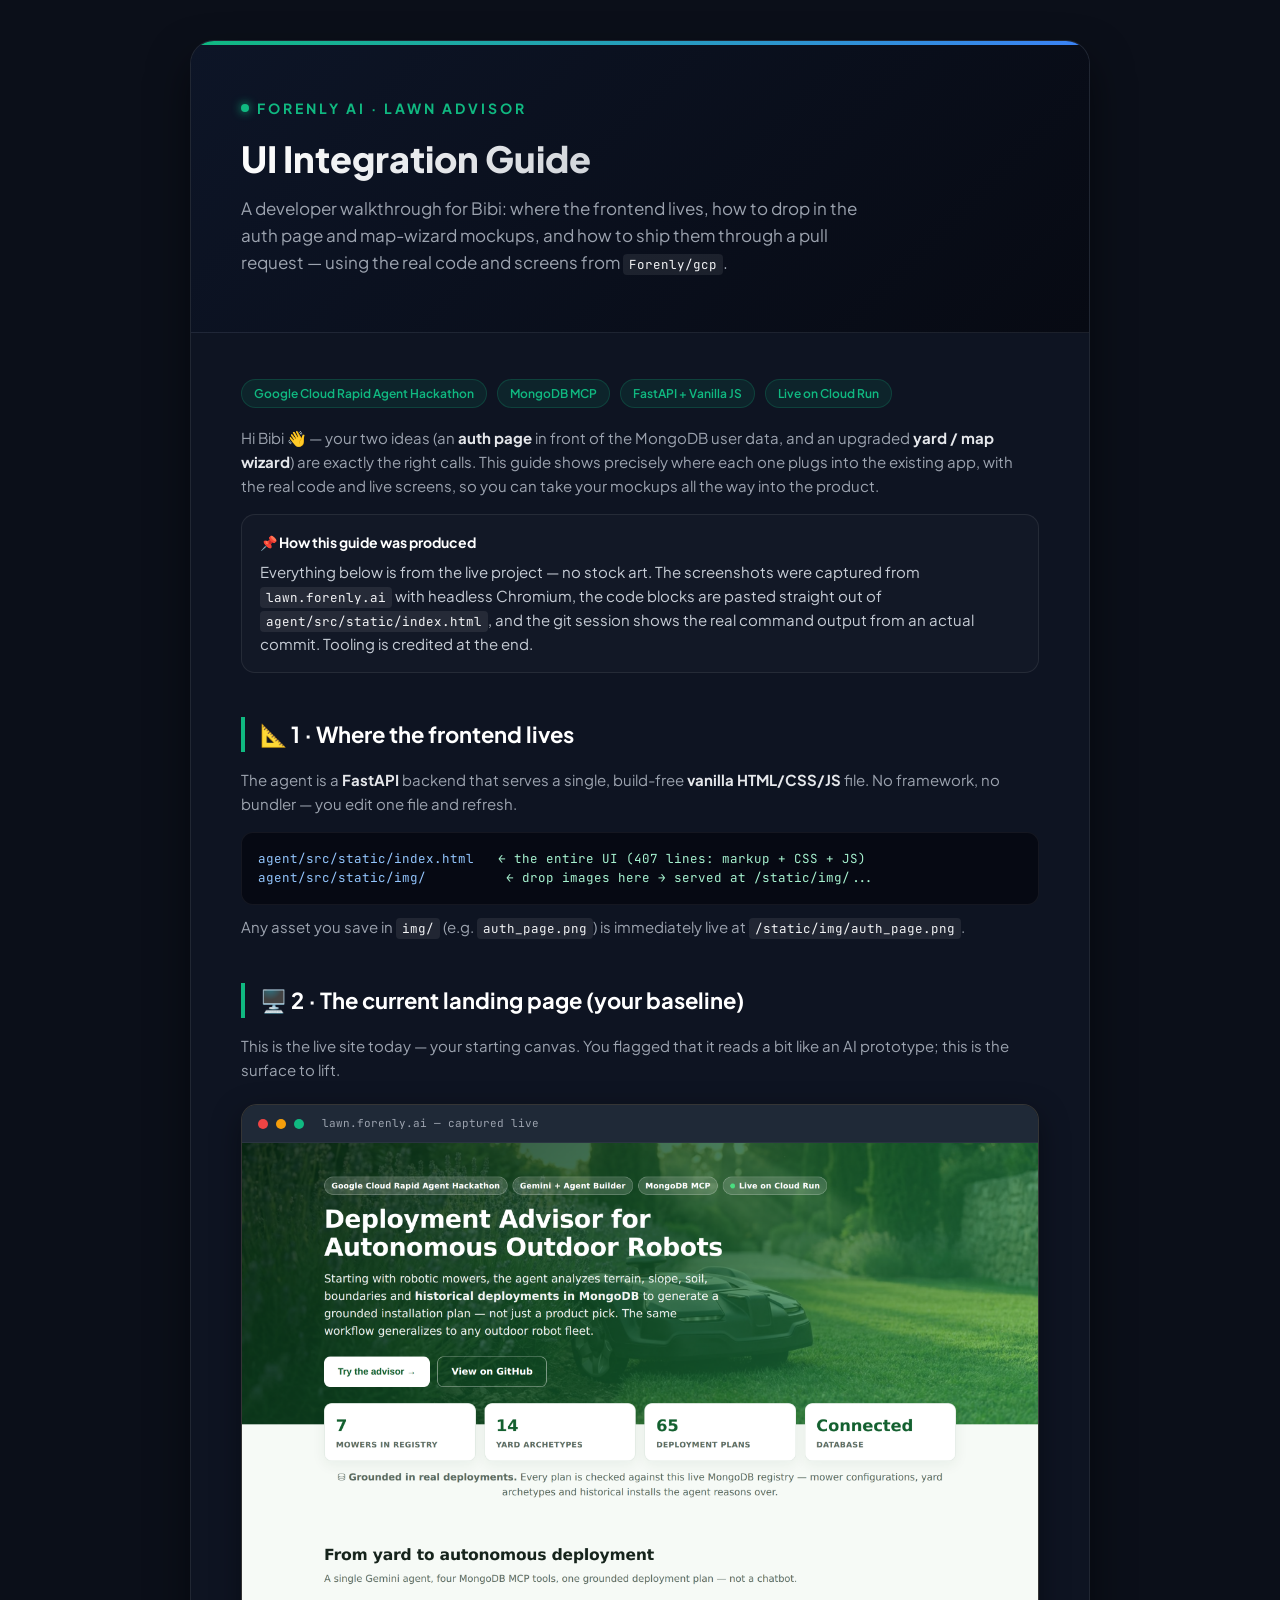
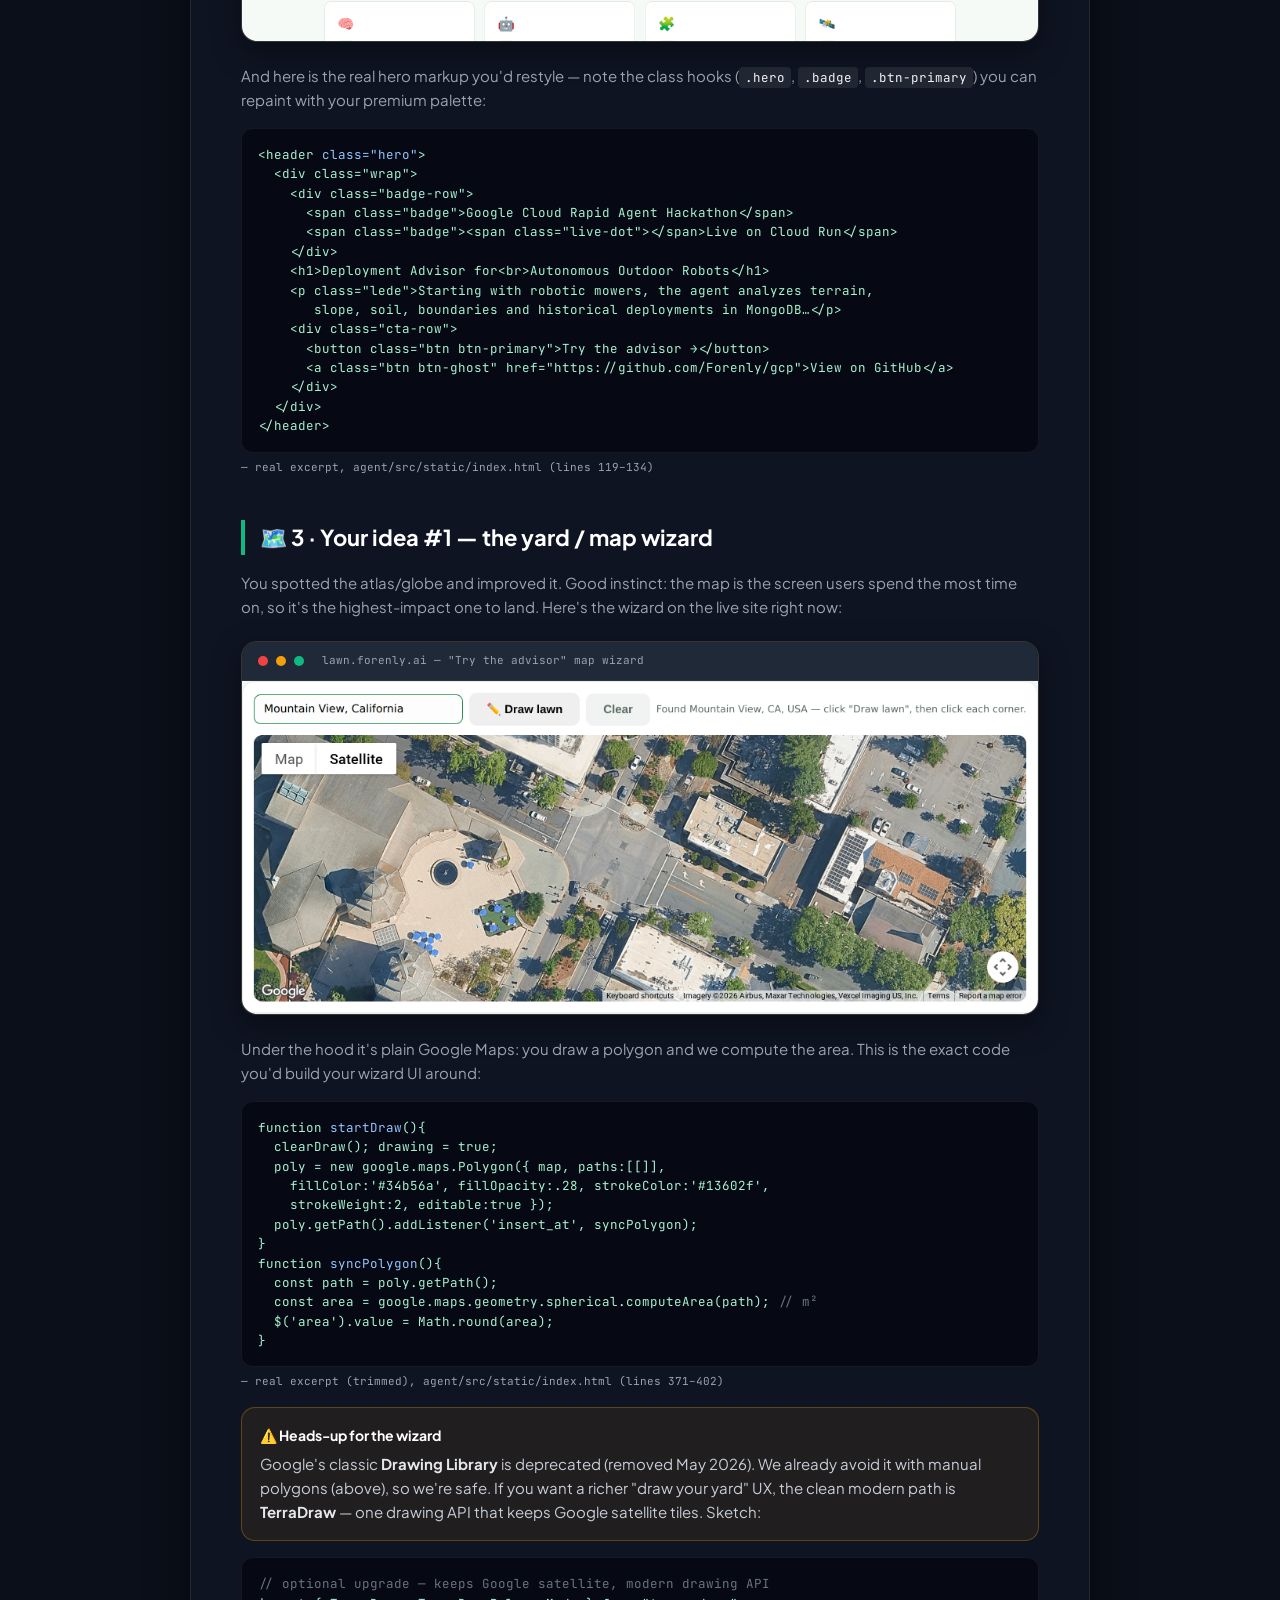
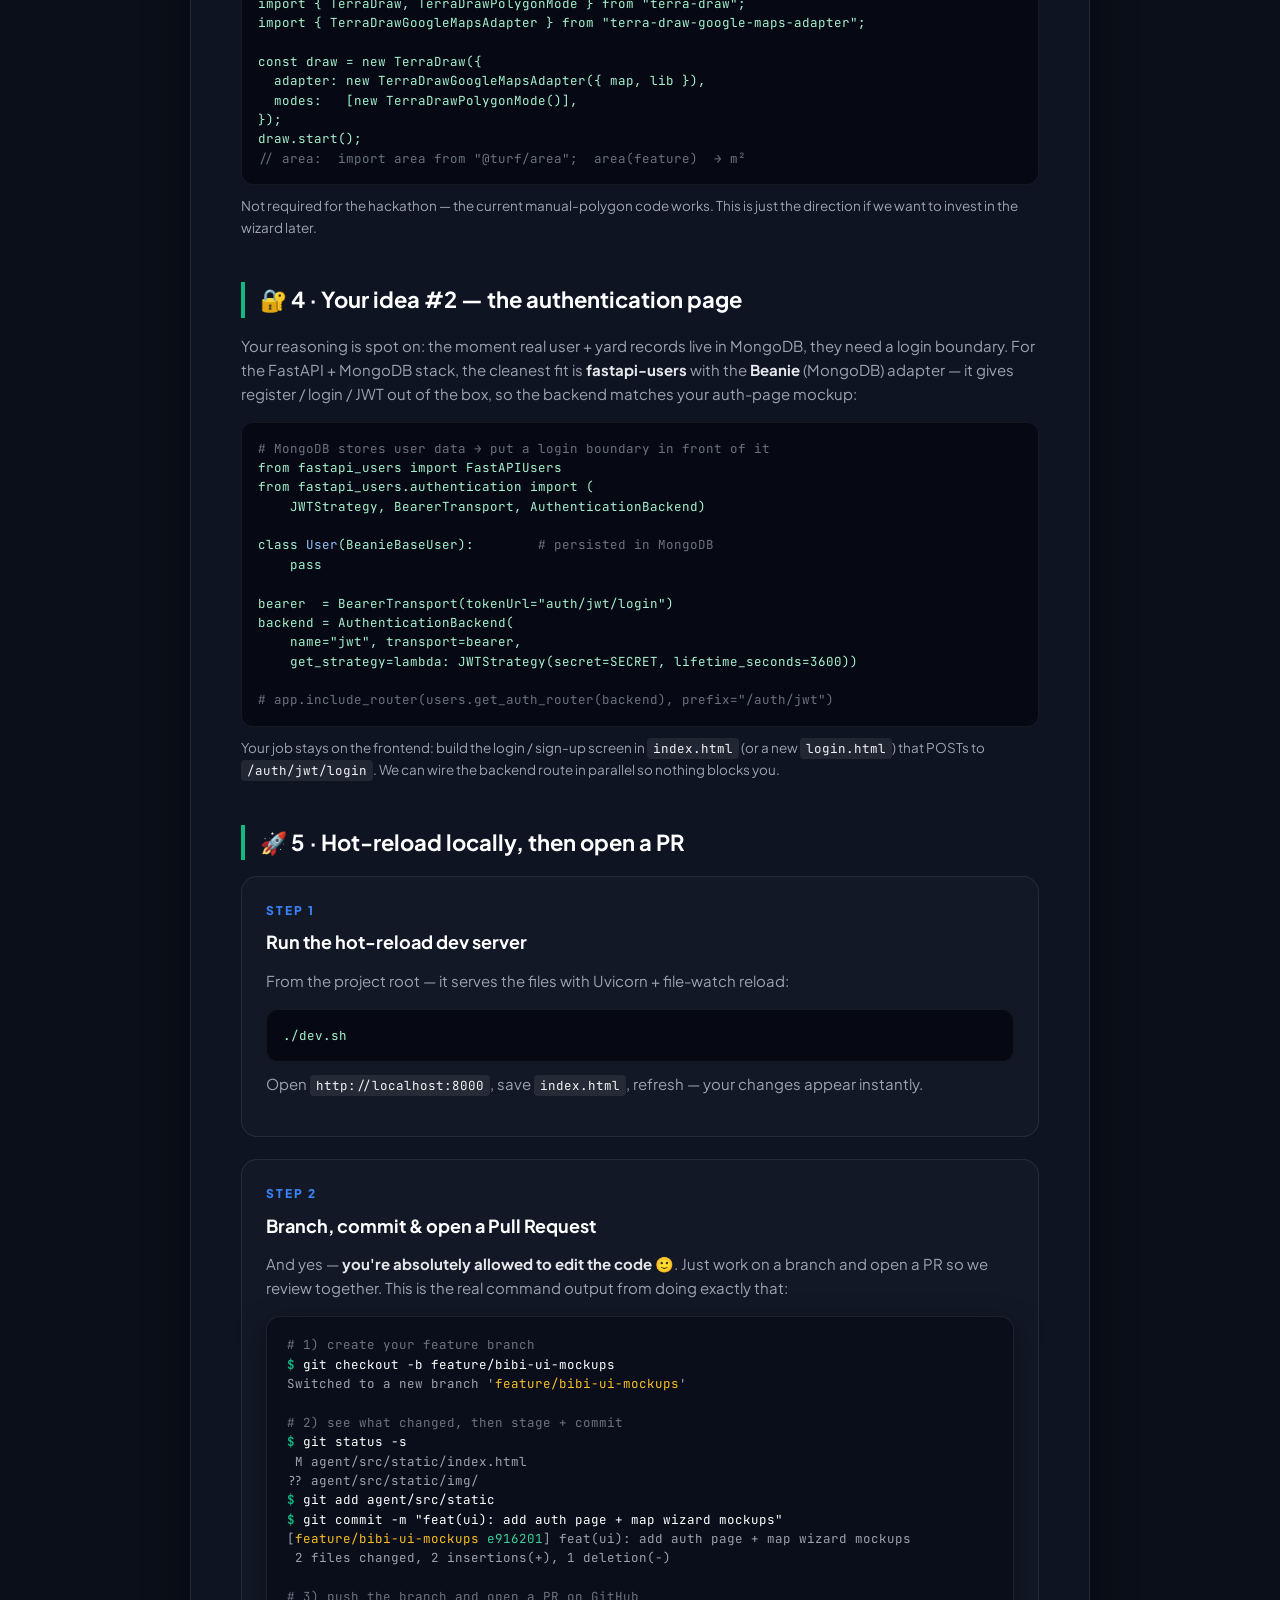
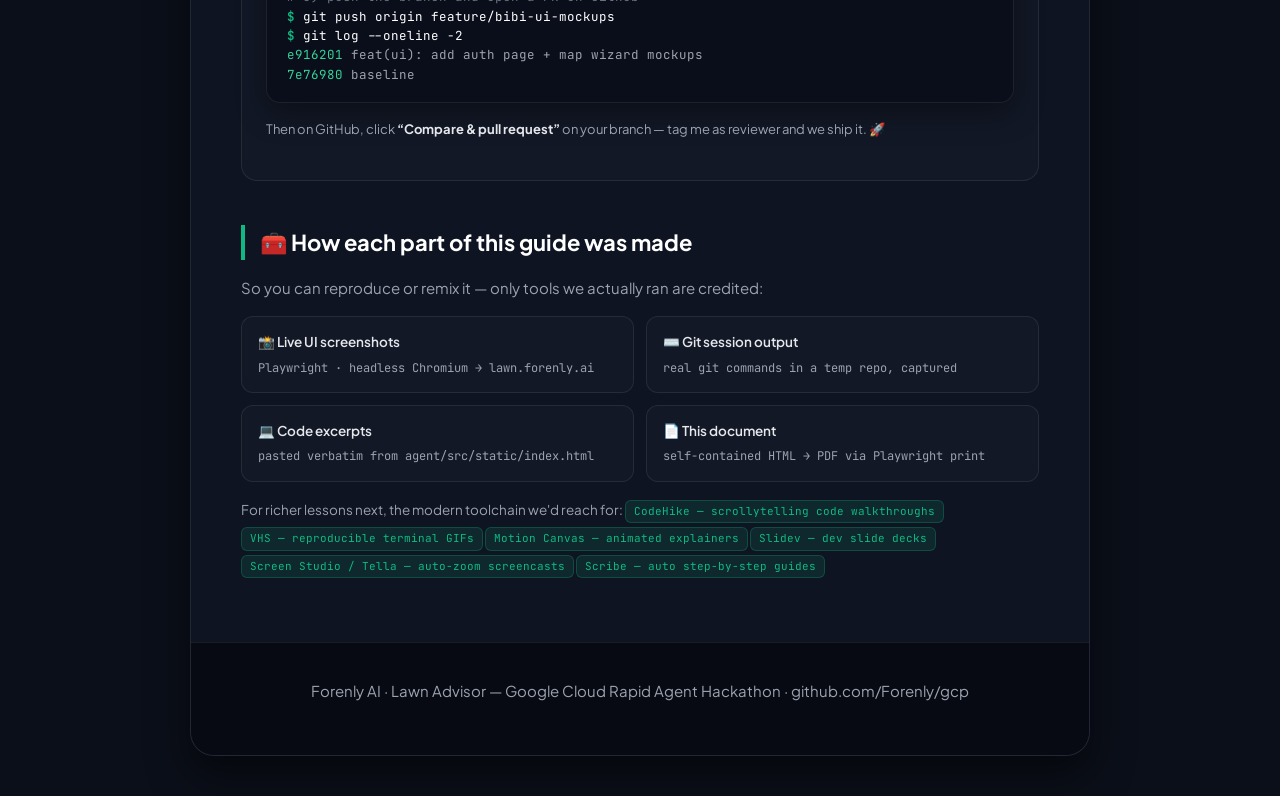
<file: agent/src/static/guide.html>
<!DOCTYPE html>
<html lang="en">
<head>
    <meta charset="UTF-8">
    <meta name="viewport" content="width=device-width, initial-scale=1.0">
    <title>Forenly AI — Lawn UI Integration Guide</title>
    <style>
        @import url('https://fonts.googleapis.com/css2?family=Plus+Jakarta+Sans:wght@300;400;500;600;700;800&family=JetBrains+Mono:wght@400;500;600&display=swap');

        :root {
            --bg-main: #0B0F19;
            --bg-card: rgba(17, 24, 39, 0.7);
            --text-main: #F3F4F6;
            --text-muted: #9CA3AF;
            --accent-primary: #10B981;
            --accent-blue: #3B82F6;
            --accent-amber: #F59E0B;
            --border-color: rgba(255, 255, 255, 0.08);
            --gradient-hero: linear-gradient(135deg, #0D1527 0%, #070A13 100%);
            --gradient-accent: linear-gradient(90deg, #10B981 0%, #3B82F6 100%);
        }
        * { box-sizing: border-box; margin: 0; padding: 0; }
        body {
            font-family: 'Plus Jakarta Sans', sans-serif;
            background-color: var(--bg-main);
            color: var(--text-main);
            line-height: 1.6;
            padding: 40px 20px;
            display: flex;
            justify-content: center;
        }
        .guide-container {
            max-width: 900px; width: 100%;
            background: var(--bg-card);
            border: 1px solid var(--border-color);
            border-radius: 24px; overflow: hidden;
            box-shadow: 0 20px 40px rgba(0, 0, 0, 0.5);
        }
        .header {
            background: var(--gradient-hero);
            padding: 56px 50px; border-bottom: 1px solid var(--border-color);
            position: relative;
        }
        .header::before {
            content: ''; position: absolute; top: 0; left: 0;
            width: 100%; height: 4px; background: var(--gradient-accent);
        }
        .brand {
            font-size: 14px; text-transform: uppercase; letter-spacing: 3px;
            color: var(--accent-primary); font-weight: 700; margin-bottom: 18px;
            display: flex; align-items: center; gap: 8px;
        }
        .brand-dot {
            width: 8px; height: 8px; background: var(--accent-primary);
            border-radius: 50%; display: inline-block; box-shadow: 0 0 10px var(--accent-primary);
        }
        h1 {
            font-size: 36px; font-weight: 800; line-height: 1.2; margin-bottom: 14px;
            background: linear-gradient(120deg, #FFFFFF, #9CA3AF);
            -webkit-background-clip: text; -webkit-text-fill-color: transparent;
        }
        .subtitle { font-size: 17px; color: var(--text-muted); max-width: 640px; font-weight: 400; }
        .content { padding: 46px 50px; }
        h2 {
            font-size: 22px; font-weight: 700; margin-top: 44px; margin-bottom: 16px;
            display: flex; align-items: center; gap: 12px; color: #FFFFFF;
            border-left: 4px solid var(--accent-primary); padding-left: 15px;
        }
        h3 { font-size: 16px; font-weight: 700; color: #fff; margin: 18px 0 8px; }
        p { color: var(--text-muted); font-size: 15px; margin-bottom: 16px; }
        strong { color: #E5E7EB; }
        .step-card {
            background: rgba(255, 255, 255, 0.02); border: 1px solid var(--border-color);
            border-radius: 16px; padding: 24px; margin-bottom: 22px;
        }
        .step-num {
            font-size: 12px; font-weight: 800; text-transform: uppercase;
            color: var(--accent-blue); letter-spacing: 2px; margin-bottom: 8px;
        }
        .step-title { font-size: 18px; font-weight: 700; color: #FFFFFF; margin-bottom: 12px; }
        code, pre { font-family: 'JetBrains Mono', monospace; font-size: 12.5px; }
        pre {
            background: #060913; border: 1px solid rgba(255, 255, 255, 0.06);
            border-radius: 12px; padding: 16px; overflow-x: auto;
            color: #A7F3D0; margin: 10px 0; line-height: 1.55; white-space: pre;
        }
        pre .c { color: #6B7280; }     /* comment */
        pre .k { color: #93C5FD; }     /* keyword/path */
        .code-inline {
            background: rgba(255, 255, 255, 0.08); color: #F3F4F6;
            padding: 2px 6px; border-radius: 4px; font-family: 'JetBrains Mono', monospace; font-size: 12.5px;
        }
        .src-tag {
            font-size: 11px; color: var(--text-muted); font-family: 'JetBrains Mono', monospace;
            margin-top: -4px; margin-bottom: 12px; display: block;
        }
        /* screenshot frame */
        .screenshot-container {
            margin: 22px 0; border: 1px solid rgba(255, 255, 255, 0.1); border-radius: 16px;
            overflow: hidden; box-shadow: 0 10px 30px rgba(0,0,0,0.4); background: #1e1e1e;
        }
        .window-header {
            background: #1F2937; padding: 10px 16px; display: flex; align-items: center;
            gap: 8px; border-bottom: 1px solid rgba(255, 255, 255, 0.05);
        }
        .dot { width: 10px; height: 10px; border-radius: 50%; display: inline-block; }
        .dot-red { background: #EF4444; } .dot-yellow { background: #F59E0B; } .dot-green { background: #10B981; }
        .window-title { margin-left: 10px; font-size: 11px; color: var(--text-muted); font-family: 'JetBrains Mono', monospace; }
        .screenshot-img { width: 100%; display: block; height: auto; }
        .caption { font-size: 12.5px; color: var(--text-muted); margin-top: -6px; margin-bottom: 18px; font-style: italic; }
        /* terminal card */
        .terminal {
            background: #0A0E1A; border: 1px solid rgba(255,255,255,0.08); border-radius: 14px;
            overflow: hidden; margin: 16px 0; box-shadow: 0 10px 30px rgba(0,0,0,0.4);
        }
        .terminal pre {
            background: transparent; border: 0; margin: 0; padding: 18px 20px; color: #D1D5DB; font-size: 12.5px;
        }
        .t-prompt { color: var(--accent-primary); font-weight: 600; }
        .t-cmd { color: #FFFFFF; }
        .t-comment { color: #6B7280; }
        .t-out { color: #9CA3AF; }
        .t-green { color: #34D399; }
        .t-branch { color: #FBBF24; }
        /* badges + callouts */
        .badge-list { display: flex; flex-wrap: wrap; gap: 10px; margin-bottom: 18px; }
        .badge {
            background: rgba(16, 185, 129, 0.1); border: 1px solid rgba(16, 185, 129, 0.2);
            color: var(--accent-primary); padding: 4px 12px; border-radius: 20px; font-size: 12px; font-weight: 600;
        }
        .callout {
            border-radius: 14px; padding: 16px 18px; margin: 16px 0; font-size: 14px;
            border: 1px solid var(--border-color); background: rgba(255,255,255,0.02);
        }
        .callout-blue { border-color: rgba(59,130,246,0.3); background: rgba(59,130,246,0.07); }
        .callout-amber { border-color: rgba(245,158,11,0.3); background: rgba(245,158,11,0.08); }
        .callout-title { font-weight: 700; color: #fff; margin-bottom: 6px; display: flex; gap: 8px; align-items: center; }
        .callout p { margin: 0; color: #C7CDD6; }
        .tool-tag {
            display: inline-block; font-family: 'JetBrains Mono', monospace; font-size: 11px;
            background: rgba(16,185,129,0.12); color: var(--accent-primary);
            border: 1px solid rgba(16,185,129,0.25); border-radius: 6px; padding: 2px 8px; margin: 2px 0;
        }
        ul { color: var(--text-muted); font-size: 14.5px; margin: 0 0 16px 20px; }
        li { margin-bottom: 7px; }
        .made-grid { display: grid; grid-template-columns: 1fr 1fr; gap: 12px; margin-top: 8px; }
        .made-item { background: rgba(255,255,255,0.02); border: 1px solid var(--border-color); border-radius: 12px; padding: 14px 16px; }
        .made-item .what { font-size: 13.5px; color: #E5E7EB; font-weight: 600; margin-bottom: 6px; }
        .made-item .with { font-size: 12px; color: var(--text-muted); font-family: 'JetBrains Mono', monospace; }
        .footer {
            text-align: center; padding: 36px; border-top: 1px solid var(--border-color);
            color: var(--text-muted); font-size: 13px; background: #070A13;
        }
        @media print {
            body { padding: 0; }
            .guide-container { border: 0; border-radius: 0; box-shadow: none; max-width: 100%; }
            .step-card, .screenshot-container, .terminal, .callout, .made-item { break-inside: avoid; }
            h2 { break-after: avoid; }
            /* gradient text-clip leaves a box artifact in print → use a solid fill */
            h1 { background: none; -webkit-text-fill-color: #FFFFFF; color: #FFFFFF; }
            .made-grid { grid-template-columns: 1fr 1fr; }
        }
    </style>
</head>
<body>
    <div class="guide-container">
        <div class="header">
            <div class="brand"><span class="brand-dot"></span> Forenly AI · Lawn Advisor</div>
            <h1>UI Integration Guide</h1>
            <div class="subtitle">A developer walkthrough for Bibi: where the frontend lives, how to drop in the auth page and map-wizard mockups, and how to ship them through a pull request — using the real code and screens from <code class="code-inline">Forenly/gcp</code>.</div>
        </div>

        <div class="content">
            <div class="badge-list">
                <span class="badge">Google Cloud Rapid Agent Hackathon</span>
                <span class="badge">MongoDB MCP</span>
                <span class="badge">FastAPI + Vanilla JS</span>
                <span class="badge">Live on Cloud Run</span>
            </div>

            <p>Hi Bibi 👋 — your two ideas (an <strong>auth page</strong> in front of the MongoDB user data, and an upgraded <strong>yard / map wizard</strong>) are exactly the right calls. This guide shows precisely where each one plugs into the existing app, with the real code and live screens, so you can take your mockups all the way into the product.</p>

            <div class="callout">
                <div class="callout-title">📌 How this guide was produced</div>
                <p>Everything below is from the live project — no stock art. The screenshots were captured from <code class="code-inline">lawn.forenly.ai</code> with headless Chromium, the code blocks are pasted straight out of <code class="code-inline">agent/src/static/index.html</code>, and the git session shows the real command output from an actual commit. Tooling is credited at the end.</p>
            </div>

            <h2>📐 1 · Where the frontend lives</h2>
            <p>The agent is a <strong>FastAPI</strong> backend that serves a single, build-free <strong>vanilla HTML/CSS/JS</strong> file. No framework, no bundler — you edit one file and refresh.</p>
            <pre><span class="k">agent/src/static/index.html</span>   ← the entire UI (407 lines: markup + CSS + JS)
<span class="k">agent/src/static/img/</span>          ← drop images here → served at /static/img/...</pre>
            <p>Any asset you save in <code class="code-inline">img/</code> (e.g. <code class="code-inline">auth_page.png</code>) is immediately live at <code class="code-inline">/static/img/auth_page.png</code>.</p>

            <h2>🖥️ 2 · The current landing page (your baseline)</h2>
            <p>This is the live site today — your starting canvas. You flagged that it reads a bit like an AI prototype; this is the surface to lift.</p>
            <div class="screenshot-container">
                <div class="window-header">
                    <span class="dot dot-red"></span><span class="dot dot-yellow"></span><span class="dot dot-green"></span>
                    <span class="window-title">lawn.forenly.ai — captured live</span>
                </div>
                <img class="screenshot-img" src="img/hero_live.png" alt="Live landing page">
            </div>
            <p>And here is the real hero markup you'd restyle — note the class hooks (<code class="code-inline">.hero</code>, <code class="code-inline">.badge</code>, <code class="code-inline">.btn-primary</code>) you can repaint with your premium palette:</p>
            <pre>&lt;header <span class="k">class="hero"</span>&gt;
  &lt;div class="wrap"&gt;
    &lt;div class="badge-row"&gt;
      &lt;span class="badge"&gt;Google Cloud Rapid Agent Hackathon&lt;/span&gt;
      &lt;span class="badge"&gt;&lt;span class="live-dot"&gt;&lt;/span&gt;Live on Cloud Run&lt;/span&gt;
    &lt;/div&gt;
    &lt;h1&gt;Deployment Advisor for&lt;br&gt;Autonomous Outdoor Robots&lt;/h1&gt;
    &lt;p class="lede"&gt;Starting with robotic mowers, the agent analyzes terrain,
       slope, soil, boundaries and historical deployments in MongoDB…&lt;/p&gt;
    &lt;div class="cta-row"&gt;
      &lt;button class="btn btn-primary"&gt;Try the advisor →&lt;/button&gt;
      &lt;a class="btn btn-ghost" href="https://github.com/Forenly/gcp"&gt;View on GitHub&lt;/a&gt;
    &lt;/div&gt;
  &lt;/div&gt;
&lt;/header&gt;</pre>
            <span class="src-tag">— real excerpt, agent/src/static/index.html (lines 119–134)</span>

            <h2>🗺️ 3 · Your idea #1 — the yard / map wizard</h2>
            <p>You spotted the atlas/globe and improved it. Good instinct: the map is the screen users spend the most time on, so it's the highest-impact one to land. Here's the wizard on the live site right now:</p>
            <div class="screenshot-container">
                <div class="window-header">
                    <span class="dot dot-red"></span><span class="dot dot-yellow"></span><span class="dot dot-green"></span>
                    <span class="window-title">lawn.forenly.ai — "Try the advisor" map wizard</span>
                </div>
                <img class="screenshot-img" src="img/map_wizard.png" alt="Map wizard live">
            </div>
            <p>Under the hood it's plain Google Maps: you draw a polygon and we compute the area. This is the exact code you'd build your wizard UI around:</p>
            <pre>function <span class="k">startDraw</span>(){
  clearDraw(); drawing = true;
  poly = new google.maps.Polygon({ map, paths:[[]],
    fillColor:'#34b56a', fillOpacity:.28, strokeColor:'#13602f',
    strokeWeight:2, editable:true });
  poly.getPath().addListener('insert_at', syncPolygon);
}
function <span class="k">syncPolygon</span>(){
  const path = poly.getPath();
  const area = google.maps.geometry.spherical.computeArea(path); <span class="c">// m²</span>
  $('area').value = Math.round(area);
}</pre>
            <span class="src-tag">— real excerpt (trimmed), agent/src/static/index.html (lines 371–402)</span>

            <div class="callout callout-amber">
                <div class="callout-title">⚠️ Heads-up for the wizard</div>
                <p>Google's classic <strong>Drawing Library</strong> is deprecated (removed May 2026). We already avoid it with manual polygons (above), so we're safe. If you want a richer "draw your yard" UX, the clean modern path is <strong>TerraDraw</strong> — one drawing API that keeps Google satellite tiles. Sketch:</p>
            </div>
            <pre><span class="c">// optional upgrade — keeps Google satellite, modern drawing API</span>
import { TerraDraw, TerraDrawPolygonMode } from "terra-draw";
import { TerraDrawGoogleMapsAdapter } from "terra-draw-google-maps-adapter";

const draw = new TerraDraw({
  adapter: new TerraDrawGoogleMapsAdapter({ map, lib }),
  modes:   [new TerraDrawPolygonMode()],
});
draw.start();
<span class="c">// area:  import area from "@turf/area";  area(feature)  → m²</span></pre>
            <p style="font-size:13.5px">Not required for the hackathon — the current manual-polygon code works. This is just the direction if we want to invest in the wizard later.</p>

            <h2>🔐 4 · Your idea #2 — the authentication page</h2>
            <p>Your reasoning is spot on: the moment real user + yard records live in MongoDB, they need a login boundary. For the FastAPI + MongoDB stack, the cleanest fit is <strong>fastapi-users</strong> with the <strong>Beanie</strong> (MongoDB) adapter — it gives register / login / JWT out of the box, so the backend matches your auth-page mockup:</p>
            <pre><span class="c"># MongoDB stores user data → put a login boundary in front of it</span>
from fastapi_users import FastAPIUsers
from fastapi_users.authentication import (
    JWTStrategy, BearerTransport, AuthenticationBackend)

class <span class="k">User</span>(BeanieBaseUser):        <span class="c"># persisted in MongoDB</span>
    pass

bearer  = BearerTransport(tokenUrl="auth/jwt/login")
backend = AuthenticationBackend(
    name="jwt", transport=bearer,
    get_strategy=lambda: JWTStrategy(secret=SECRET, lifetime_seconds=3600))

<span class="c"># app.include_router(users.get_auth_router(backend), prefix="/auth/jwt")</span></pre>
            <p style="font-size:13.5px">Your job stays on the frontend: build the login / sign-up screen in <code class="code-inline">index.html</code> (or a new <code class="code-inline">login.html</code>) that POSTs to <code class="code-inline">/auth/jwt/login</code>. We can wire the backend route in parallel so nothing blocks you.</p>

            <h2>🚀 5 · Hot-reload locally, then open a PR</h2>
            <div class="step-card">
                <div class="step-num">Step 1</div>
                <div class="step-title">Run the hot-reload dev server</div>
                <p>From the project root — it serves the files with Uvicorn + file-watch reload:</p>
                <pre>./dev.sh</pre>
                <p>Open <code class="code-inline">http://localhost:8000</code>, save <code class="code-inline">index.html</code>, refresh — your changes appear instantly.</p>
            </div>
            <div class="step-card">
                <div class="step-num">Step 2</div>
                <div class="step-title">Branch, commit &amp; open a Pull Request</div>
                <p>And yes — <strong>you're absolutely allowed to edit the code</strong> 🙂. Just work on a branch and open a PR so we review together. This is the real command output from doing exactly that:</p>
                <div class="terminal">
<pre><span class="t-comment"># 1) create your feature branch</span>
<span class="t-prompt">$</span> <span class="t-cmd">git checkout -b feature/bibi-ui-mockups</span>
<span class="t-out">Switched to a new branch '</span><span class="t-branch">feature/bibi-ui-mockups</span><span class="t-out">'</span>

<span class="t-comment"># 2) see what changed, then stage + commit</span>
<span class="t-prompt">$</span> <span class="t-cmd">git status -s</span>
<span class="t-out"> M agent/src/static/index.html
?? agent/src/static/img/</span>
<span class="t-prompt">$</span> <span class="t-cmd">git add agent/src/static</span>
<span class="t-prompt">$</span> <span class="t-cmd">git commit -m "feat(ui): add auth page + map wizard mockups"</span>
<span class="t-out">[</span><span class="t-branch">feature/bibi-ui-mockups</span> <span class="t-green">e916201</span><span class="t-out">] feat(ui): add auth page + map wizard mockups
 2 files changed, 2 insertions(+), 1 deletion(-)</span>

<span class="t-comment"># 3) push the branch and open a PR on GitHub</span>
<span class="t-prompt">$</span> <span class="t-cmd">git push origin feature/bibi-ui-mockups</span>
<span class="t-prompt">$</span> <span class="t-cmd">git log --oneline -2</span>
<span class="t-green">e916201</span><span class="t-out"> feat(ui): add auth page + map wizard mockups
</span><span class="t-green">7e76980</span><span class="t-out"> baseline</span></pre>
                </div>
                <p style="font-size:13px">Then on GitHub, click <strong>“Compare &amp; pull request”</strong> on your branch — tag me as reviewer and we ship it. 🚀</p>
            </div>

            <h2>🧰 How each part of this guide was made</h2>
            <p>So you can reproduce or remix it — only tools we actually ran are credited:</p>
            <div class="made-grid">
                <div class="made-item"><div class="what">📸 Live UI screenshots</div><div class="with">Playwright · headless Chromium → lawn.forenly.ai</div></div>
                <div class="made-item"><div class="what">⌨️ Git session output</div><div class="with">real git commands in a temp repo, captured</div></div>
                <div class="made-item"><div class="what">💻 Code excerpts</div><div class="with">pasted verbatim from agent/src/static/index.html</div></div>
                <div class="made-item"><div class="what">📄 This document</div><div class="with">self-contained HTML → PDF via Playwright print</div></div>
            </div>
            <p style="margin-top:16px; font-size:13.5px">For richer lessons next, the modern toolchain we'd reach for:
                <span class="tool-tag">CodeHike — scrollytelling code walkthroughs</span>
                <span class="tool-tag">VHS — reproducible terminal GIFs</span>
                <span class="tool-tag">Motion Canvas — animated explainers</span>
                <span class="tool-tag">Slidev — dev slide decks</span>
                <span class="tool-tag">Screen Studio / Tella — auto-zoom screencasts</span>
                <span class="tool-tag">Scribe — auto step-by-step guides</span>
            </p>
        </div>

        <div class="footer">
            <p>Forenly AI · Lawn Advisor — Google Cloud Rapid Agent Hackathon · github.com/Forenly/gcp</p>
        </div>
    </div>
</body>
</html>
</file>
